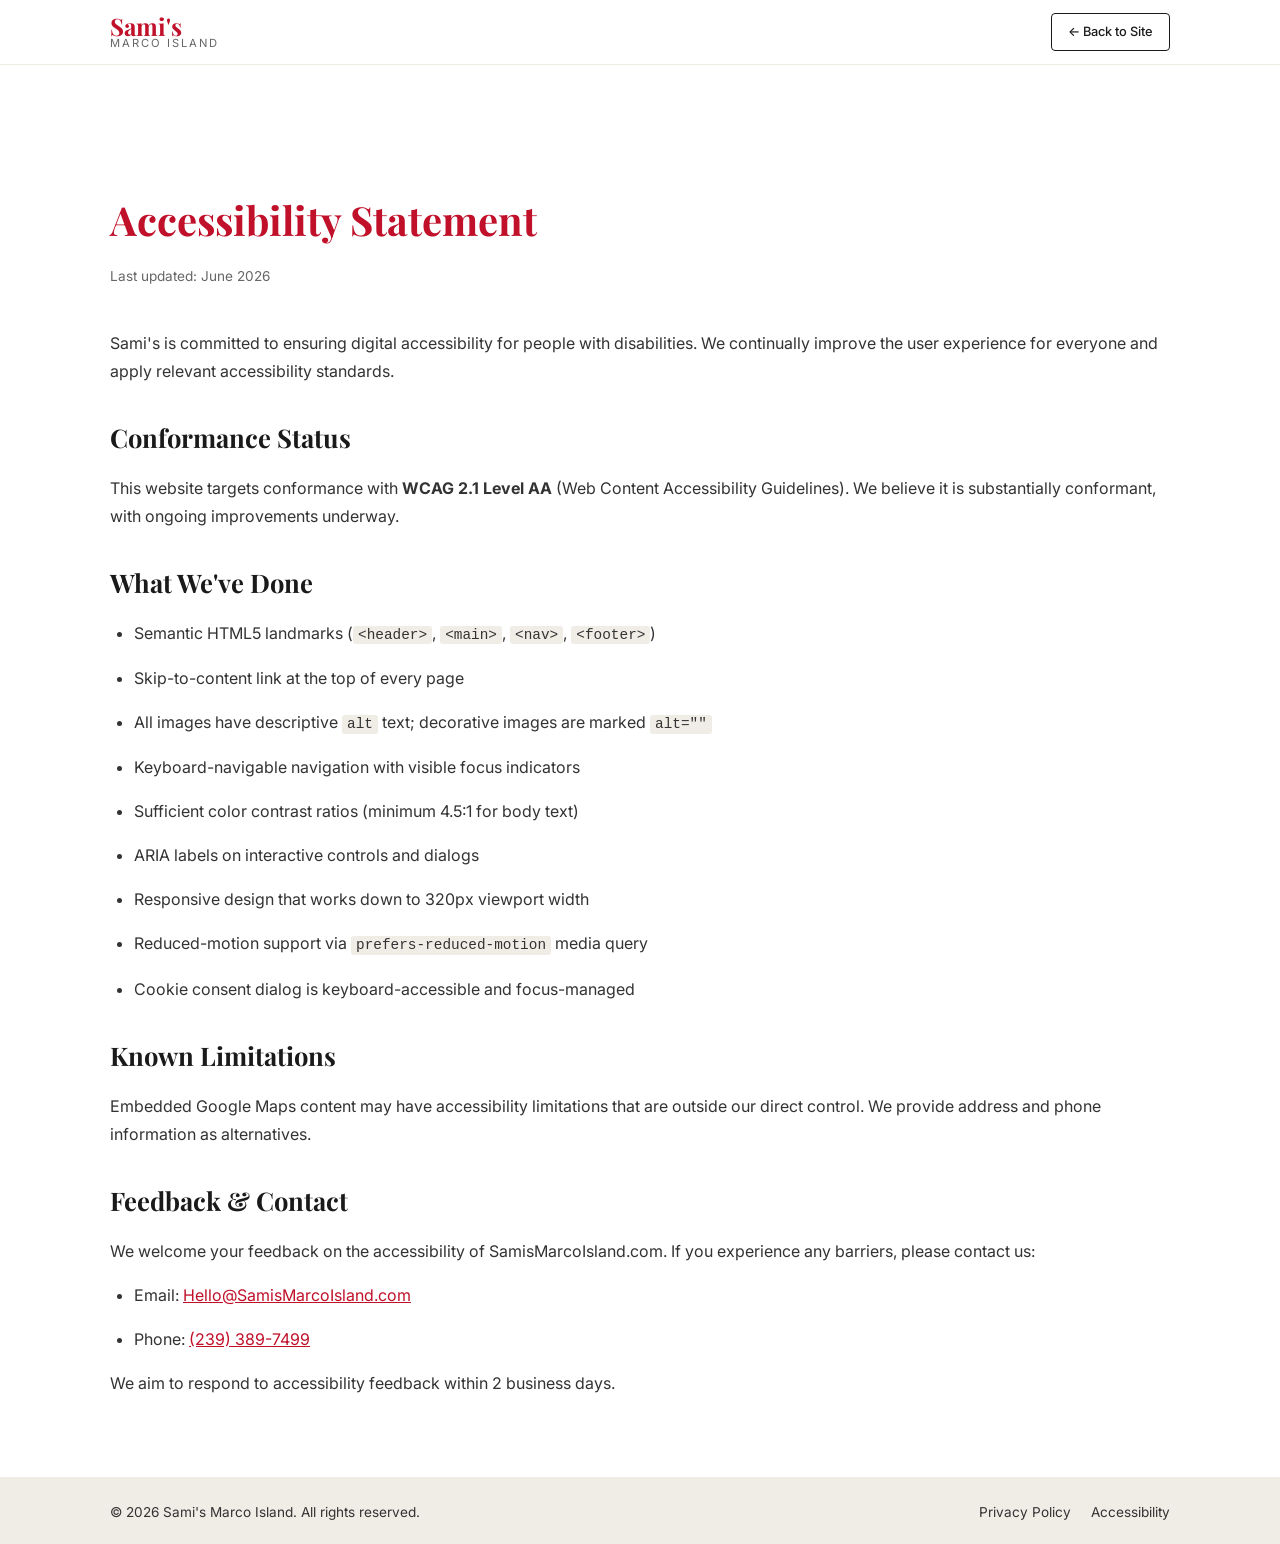
<file: accessibility.html>
<!DOCTYPE html>
<html lang="en">
<head>
  <meta charset="UTF-8" />
  <meta name="viewport" content="width=device-width, initial-scale=1.0" />
  <meta name="description" content="Sami's Marco Island accessibility statement — our commitment to WCAG 2.1 AA compliance." />
  <title>Accessibility Statement — Sami's Marco Island</title>
  <link rel="preconnect" href="https://fonts.googleapis.com" />
  <link rel="preconnect" href="https://fonts.gstatic.com" crossorigin />
  <link href="https://fonts.googleapis.com/css2?family=Playfair+Display:ital,wght@0,700;1,400;1,700&family=Inter:wght@300;400;500;600&display=swap" rel="stylesheet" />
  <link rel="stylesheet" href="assets/css/styles.css" />
  <style>
    .policy-page { padding: 6rem 0 4rem; min-height: 80vh; }
    .policy-page h1 { font-family: var(--ff-display); font-size: var(--sz-4xl); color: var(--crimson); margin-bottom: 0.5rem; }
    .policy-page .updated { color: var(--mid); font-size: var(--sz-sm); margin-bottom: 2.5rem; }
    .policy-page h2 { font-family: var(--ff-display); font-size: var(--sz-2xl); color: var(--dark); margin: 2rem 0 0.75rem; }
    .policy-page p, .policy-page li { font-size: var(--sz-md); line-height: 1.75; color: var(--charcoal); margin-bottom: 1rem; }
    .policy-page ul { padding-left: 1.5rem; list-style: disc; }
    .policy-page a { color: var(--crimson); text-decoration: underline; }
  </style>
</head>
<body>
  <a class="skip-link" href="#main-content">Skip to main content</a>
  <header class="site-header" role="banner">
    <div class="header-inner container">
      <a href="/" class="logo" aria-label="Sami's Marco Island — Home">
        <span class="logo-text">Sami's</span>
        <span class="logo-sub">Marco Island</span>
      </a>
      <nav role="navigation" aria-label="Main navigation">
        <a href="/" class="btn btn-outline-dark" style="font-size:0.8rem;padding:0.5rem 1rem;">← Back to Site</a>
      </nav>
    </div>
  </header>

  <main id="main-content" class="policy-page">
    <div class="container">
      <h1>Accessibility Statement</h1>
      <p class="updated">Last updated: June 2026</p>

      <p>Sami's is committed to ensuring digital accessibility for people with disabilities. We continually improve the user experience for everyone and apply relevant accessibility standards.</p>

      <h2>Conformance Status</h2>
      <p>This website targets conformance with <strong>WCAG 2.1 Level AA</strong> (Web Content Accessibility Guidelines). We believe it is substantially conformant, with ongoing improvements underway.</p>

      <h2>What We've Done</h2>
      <ul>
        <li>Semantic HTML5 landmarks (<code>&lt;header&gt;</code>, <code>&lt;main&gt;</code>, <code>&lt;nav&gt;</code>, <code>&lt;footer&gt;</code>)</li>
        <li>Skip-to-content link at the top of every page</li>
        <li>All images have descriptive <code>alt</code> text; decorative images are marked <code>alt=""</code></li>
        <li>Keyboard-navigable navigation with visible focus indicators</li>
        <li>Sufficient color contrast ratios (minimum 4.5:1 for body text)</li>
        <li>ARIA labels on interactive controls and dialogs</li>
        <li>Responsive design that works down to 320px viewport width</li>
        <li>Reduced-motion support via <code>prefers-reduced-motion</code> media query</li>
        <li>Cookie consent dialog is keyboard-accessible and focus-managed</li>
      </ul>

      <h2>Known Limitations</h2>
      <p>Embedded Google Maps content may have accessibility limitations that are outside our direct control. We provide address and phone information as alternatives.</p>

      <h2>Feedback &amp; Contact</h2>
      <p>We welcome your feedback on the accessibility of SamisMarcoIsland.com. If you experience any barriers, please contact us:</p>
      <ul>
        <li>Email: <a href="mailto:Hello@SamisMarcoIsland.com">Hello@SamisMarcoIsland.com</a></li>
        <li>Phone: <a href="tel:+12393897499">(239) 389-7499</a></li>
      </ul>
      <p>We aim to respond to accessibility feedback within 2 business days.</p>
    </div>
  </main>

  <footer class="site-footer" role="contentinfo" style="padding: 1.5rem 0;">
    <div class="footer-bottom container">
      <p>&copy; 2026 Sami's Marco Island. All rights reserved.</p>
      <div class="footer-legal">
        <a href="privacy.html">Privacy Policy</a>
        <a href="accessibility.html">Accessibility</a>
      </div>
    </div>
  </footer>
  <script src="assets/js/main.js"></script>
</body>
</html>
</file>
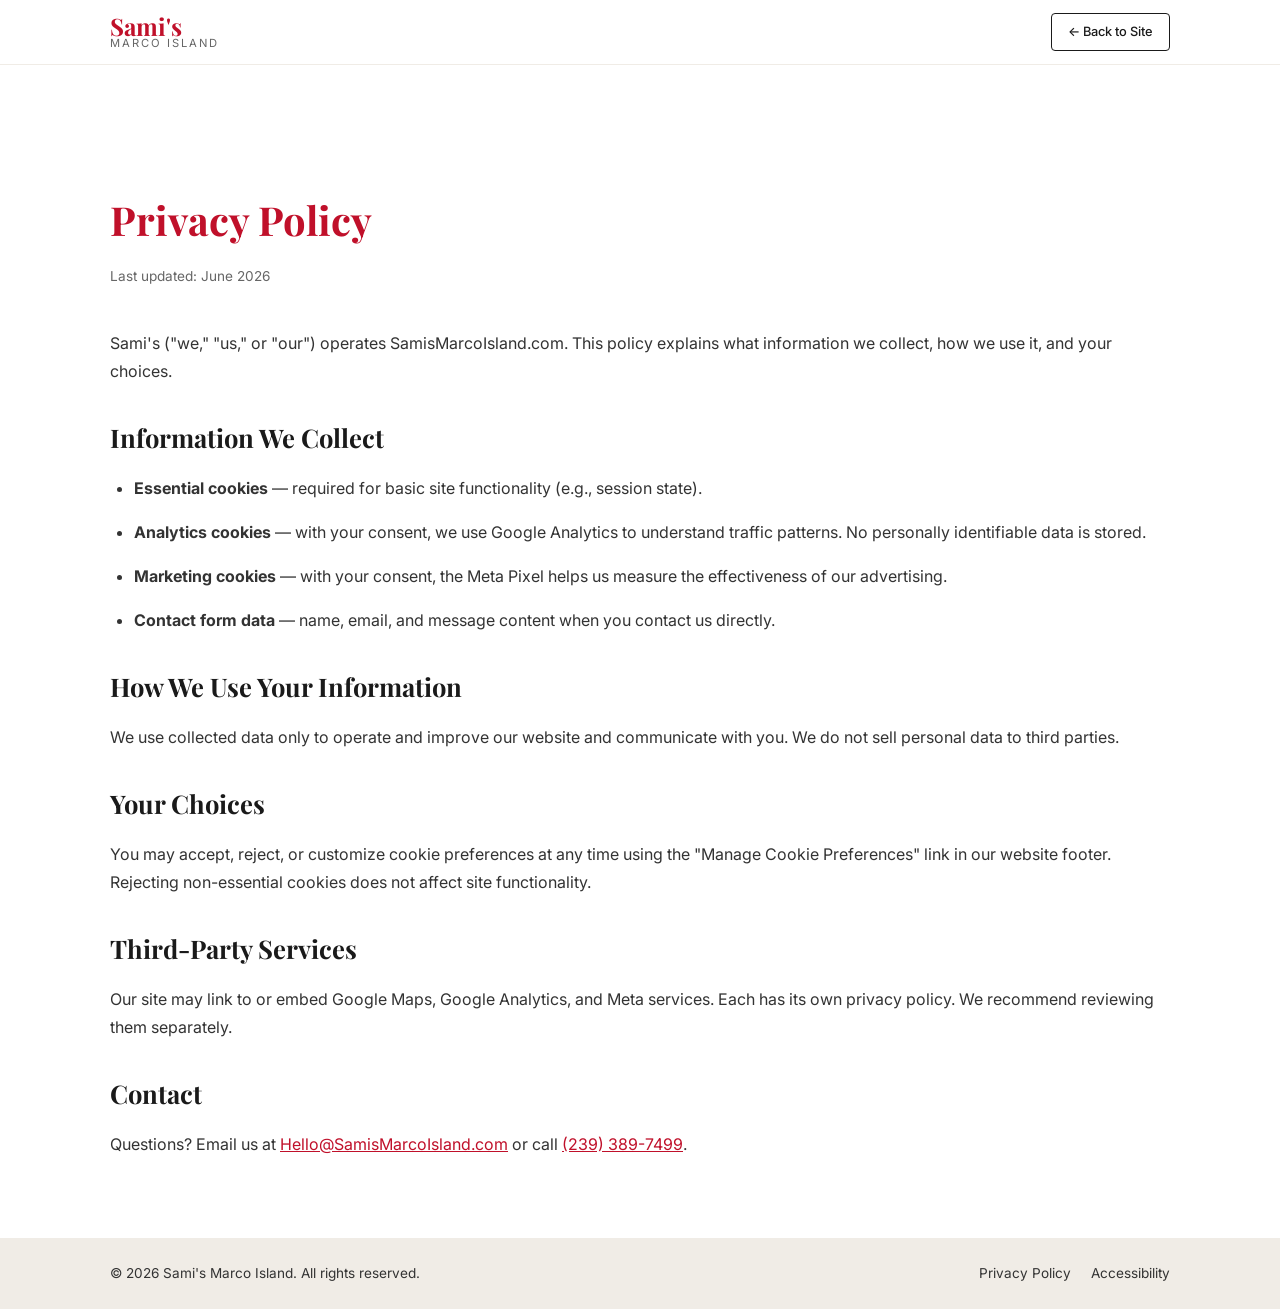
<file: privacy.html>
<!DOCTYPE html>
<html lang="en">
<head>
  <meta charset="UTF-8" />
  <meta name="viewport" content="width=device-width, initial-scale=1.0" />
  <meta name="description" content="Sami's Marco Island Privacy Policy — how we collect, use, and protect your data." />
  <title>Privacy Policy — Sami's Marco Island</title>
  <link rel="preconnect" href="https://fonts.googleapis.com" />
  <link rel="preconnect" href="https://fonts.gstatic.com" crossorigin />
  <link href="https://fonts.googleapis.com/css2?family=Playfair+Display:ital,wght@0,700;1,400;1,700&family=Inter:wght@300;400;500;600&display=swap" rel="stylesheet" />
  <link rel="stylesheet" href="assets/css/styles.css" />
  <style>
    .policy-page { padding: 6rem 0 4rem; min-height: 80vh; }
    .policy-page h1 { font-family: var(--ff-display); font-size: var(--sz-4xl); color: var(--crimson); margin-bottom: 0.5rem; }
    .policy-page .updated { color: var(--mid); font-size: var(--sz-sm); margin-bottom: 2.5rem; }
    .policy-page h2 { font-family: var(--ff-display); font-size: var(--sz-2xl); color: var(--dark); margin: 2rem 0 0.75rem; }
    .policy-page p, .policy-page li { font-size: var(--sz-md); line-height: 1.75; color: var(--charcoal); margin-bottom: 1rem; }
    .policy-page ul { padding-left: 1.5rem; list-style: disc; }
    .policy-page a { color: var(--crimson); text-decoration: underline; }
  </style>
</head>
<body>
  <a class="skip-link" href="#main-content">Skip to main content</a>
  <header class="site-header" role="banner">
    <div class="header-inner container">
      <a href="/" class="logo" aria-label="Sami's Marco Island — Home">
        <span class="logo-text">Sami's</span>
        <span class="logo-sub">Marco Island</span>
      </a>
      <nav role="navigation" aria-label="Main navigation">
        <a href="/" class="btn btn-outline-dark" style="font-size:0.8rem;padding:0.5rem 1rem;">← Back to Site</a>
      </nav>
    </div>
  </header>

  <main id="main-content" class="policy-page">
    <div class="container">
      <h1>Privacy Policy</h1>
      <p class="updated">Last updated: June 2026</p>

      <p>Sami's ("we," "us," or "our") operates SamisMarcoIsland.com. This policy explains what information we collect, how we use it, and your choices.</p>

      <h2>Information We Collect</h2>
      <ul>
        <li><strong>Essential cookies</strong> — required for basic site functionality (e.g., session state).</li>
        <li><strong>Analytics cookies</strong> — with your consent, we use Google Analytics to understand traffic patterns. No personally identifiable data is stored.</li>
        <li><strong>Marketing cookies</strong> — with your consent, the Meta Pixel helps us measure the effectiveness of our advertising.</li>
        <li><strong>Contact form data</strong> — name, email, and message content when you contact us directly.</li>
      </ul>

      <h2>How We Use Your Information</h2>
      <p>We use collected data only to operate and improve our website and communicate with you. We do not sell personal data to third parties.</p>

      <h2>Your Choices</h2>
      <p>You may accept, reject, or customize cookie preferences at any time using the "Manage Cookie Preferences" link in our website footer. Rejecting non-essential cookies does not affect site functionality.</p>

      <h2>Third-Party Services</h2>
      <p>Our site may link to or embed Google Maps, Google Analytics, and Meta services. Each has its own privacy policy. We recommend reviewing them separately.</p>

      <h2>Contact</h2>
      <p>Questions? Email us at <a href="mailto:Hello@SamisMarcoIsland.com">Hello@SamisMarcoIsland.com</a> or call <a href="tel:+12393897499">(239) 389-7499</a>.</p>
    </div>
  </main>

  <footer class="site-footer" role="contentinfo" style="padding: 1.5rem 0;">
    <div class="footer-bottom container">
      <p>&copy; 2026 Sami's Marco Island. All rights reserved.</p>
      <div class="footer-legal">
        <a href="privacy.html">Privacy Policy</a>
        <a href="accessibility.html">Accessibility</a>
      </div>
    </div>
  </footer>
  <script src="assets/js/main.js"></script>
</body>
</html>
</file>
<file: assets/css/styles.css>
/* Sami's Marco Island — shared stylesheet for secondary pages
   (accessibility, privacy). Tokens mirror the homepage brand palette. */
:root {
  --crimson: #C0102A;
  --dark:    #1a1a1a;
  --charcoal:#333333;
  --mid:     #666666;
  --light:   #f0ece6;
  --white:   #ffffff;
  --ff-display: "Playfair Display", Georgia, serif;
  --ff-body: "Inter", system-ui, -apple-system, "Segoe UI", Roboto, sans-serif;
  --sz-sm:  0.85rem;
  --sz-md:  1rem;
  --sz-2xl: 1.6rem;
  --sz-4xl: 2.5rem;
  --hh: 64px;
}

*, *::before, *::after { box-sizing: border-box; }

html { scroll-behavior: smooth; }

body {
  margin: 0;
  font-family: var(--ff-body);
  font-weight: 400;
  color: var(--charcoal);
  background: var(--white);
  line-height: 1.6;
  -webkit-font-smoothing: antialiased;
}

.container {
  width: 100%;
  max-width: 1100px;
  margin-inline: auto;
  padding-inline: 1.25rem;
}

/* Skip link */
.skip-link {
  position: absolute;
  left: -9999px;
  top: 0;
  z-index: 1000;
  background: var(--crimson);
  color: #fff;
  padding: 0.75rem 1.25rem;
  border-radius: 0 0 6px 0;
  text-decoration: none;
}
.skip-link:focus { left: 0; }

/* Header */
.site-header {
  border-bottom: 1px solid var(--light);
  background: var(--white);
}
.header-inner {
  display: flex;
  align-items: center;
  justify-content: space-between;
  min-height: var(--hh);
  gap: 1rem;
}
.logo { text-decoration: none; line-height: 1; display: inline-flex; flex-direction: column; }
.logo-text {
  font-family: var(--ff-display);
  font-weight: 700;
  font-size: 1.5rem;
  color: var(--crimson);
}
.logo-sub {
  font-size: 0.7rem;
  letter-spacing: 0.18em;
  text-transform: uppercase;
  color: var(--mid);
}

/* Buttons */
.btn {
  display: inline-block;
  font-family: var(--ff-body);
  font-weight: 500;
  text-decoration: none;
  border-radius: 4px;
  cursor: pointer;
  transition: background .2s ease, color .2s ease, border-color .2s ease;
}
.btn-outline-dark {
  border: 1px solid var(--dark);
  color: var(--dark);
  background: transparent;
  padding: 0.5rem 1rem;
}
.btn-outline-dark:hover,
.btn-outline-dark:focus-visible { background: var(--dark); color: #fff; }

/* Footer */
.site-footer {
  border-top: 1px solid var(--light);
  background: var(--light);
  color: var(--charcoal);
  font-size: var(--sz-sm);
}
.footer-bottom {
  display: flex;
  flex-wrap: wrap;
  align-items: center;
  justify-content: space-between;
  gap: 0.5rem 1.5rem;
}
.footer-bottom p { margin: 0; }
.footer-legal { display: flex; gap: 1.25rem; }
.footer-legal a { color: var(--charcoal); text-decoration: none; }
.footer-legal a:hover,
.footer-legal a:focus-visible { color: var(--crimson); text-decoration: underline; }

/* Base typography helpers */
a { color: var(--crimson); }
code {
  font-family: ui-monospace, SFMono-Regular, Menlo, monospace;
  font-size: 0.9em;
  background: var(--light);
  padding: 0.1em 0.35em;
  border-radius: 3px;
}

:focus-visible { outline: 2px solid var(--crimson); outline-offset: 2px; }

@media (prefers-reduced-motion: reduce) {
  html { scroll-behavior: auto; }
  * { transition: none !important; }
}
</file>
